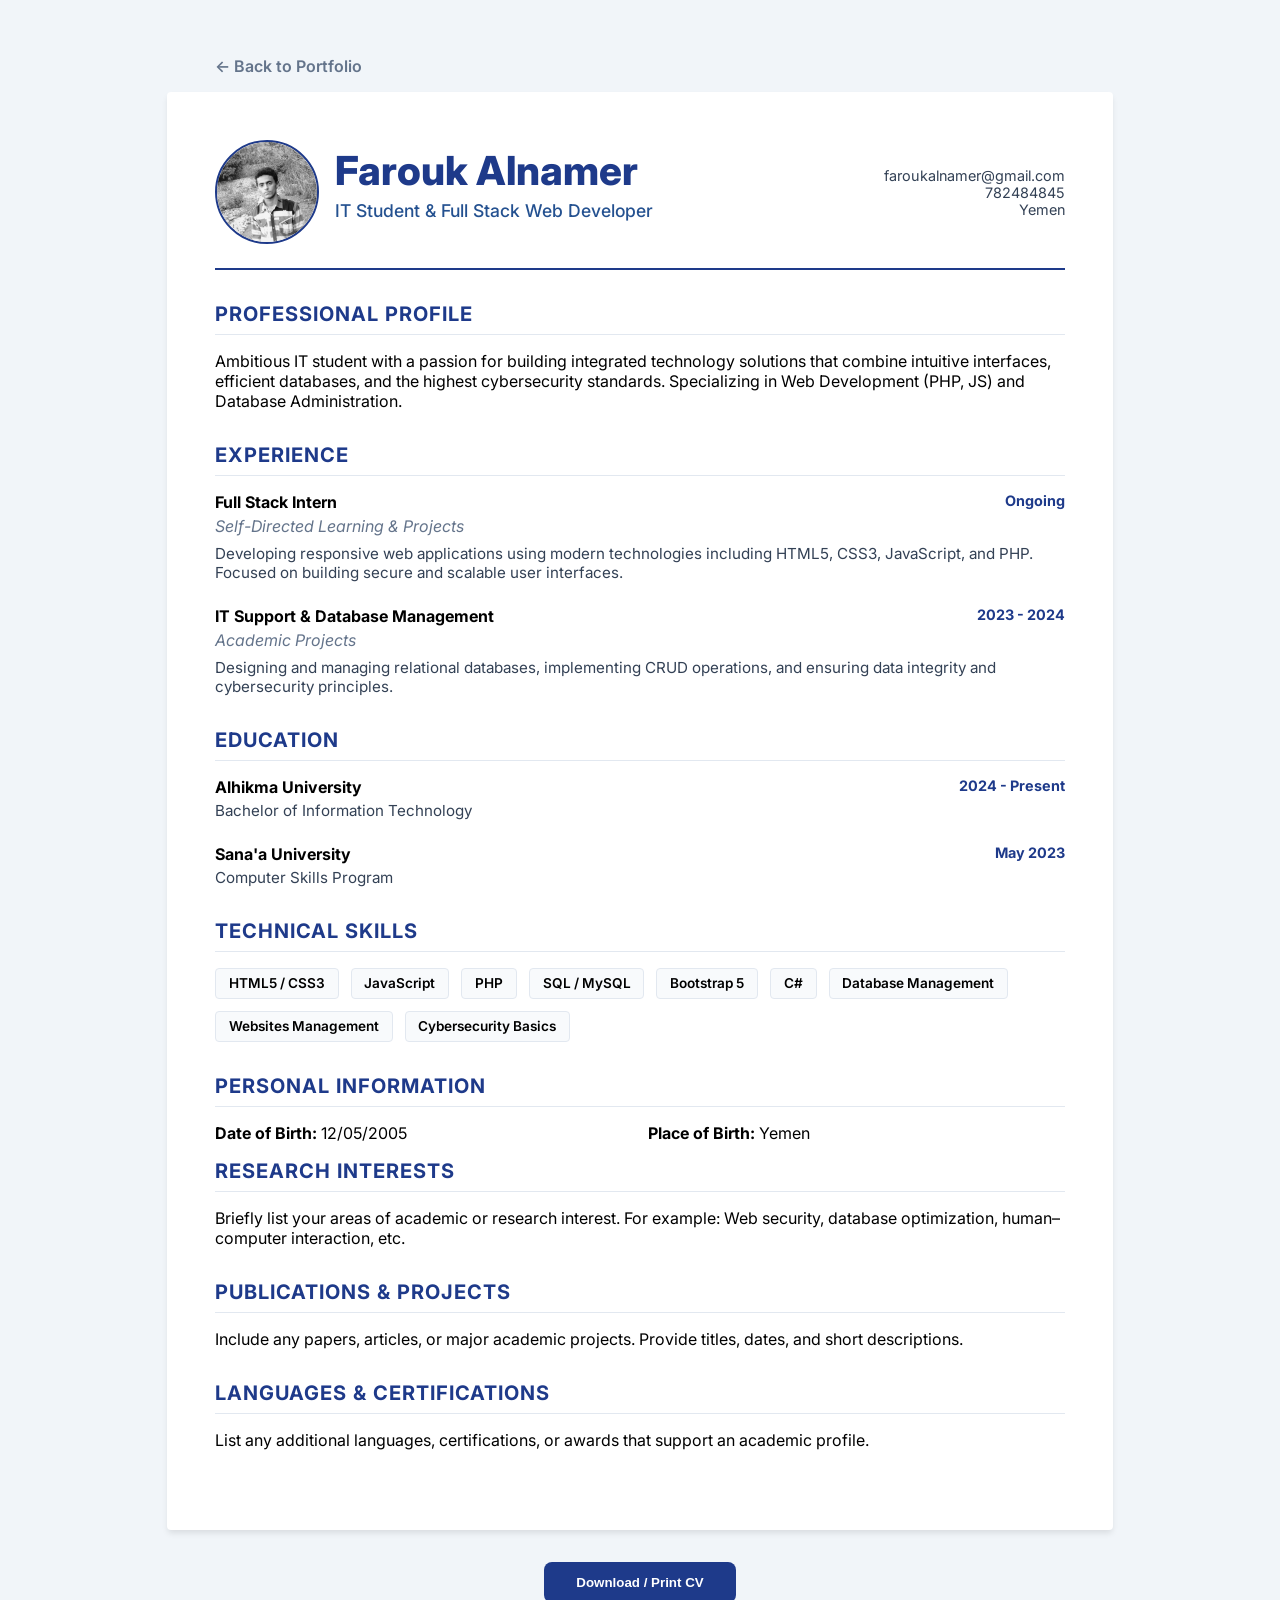
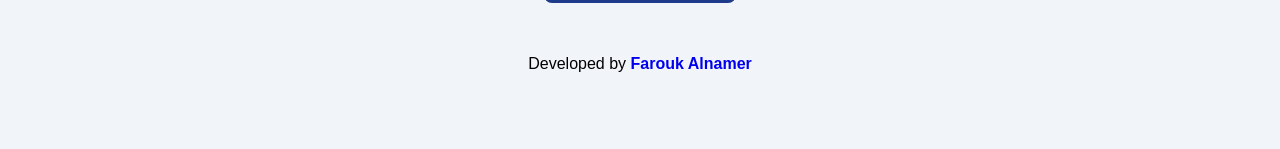
<file: cv.html>
<!DOCTYPE html>
<html lang="en">

<head>
    <meta charset="UTF-8">
    <meta name="viewport" content="width=device-width, initial-scale=1.0">
    <title>CV | Farouk Alnamer</title>
    <link href="https://fonts.googleapis.com/css2?family=Inter:wght@400;500;600;700;800&display=swap" rel="stylesheet">
    <link rel="stylesheet" href="css/cv.css">
</head>

<body class="cv-page">
    <div style="max-width: 850px; margin: 0 auto; margin-bottom: 1rem;">
        <a href="index.html" style="text-decoration: none; color: #64748b; font-weight: 600;">← Back to Portfolio</a>
    </div>

    <div class="cv-container">
        <div class="cv-header">
            <div class="cv-header-left">
                <!-- replace src with your own professional headshot image -->
                <img src="img/profile.jpg" alt="Profile photo" class="cv-photo" />
                <div>
                    <h1>Farouk Alnamer</h1>
                    <p style="color: #245190; font-weight: 500; font-size: 1.1rem; margin-top: 5px;">IT Student &amp;
                        Full Stack
                        Web Developer</p>
                </div>
            </div>
            <div class="cv-contact">
                <div>faroukalnamer@gmail.com</div>
                <div>782484845</div>
                <div>Yemen</div>
            </div>
        </div>

        <div class="cv-section">
            <h2>Professional Profile</h2>
            <p>Ambitious IT student with a passion for building integrated technology solutions that combine intuitive
                interfaces, efficient databases, and the highest cybersecurity standards. Specializing in Web
                Development (PHP, JS) and Database Administration.</p>
        </div>

        <div class="cv-section">
            <h2>Experience</h2>
            <div class="cv-item">
                <div class="cv-item-header">
                    <span>Full Stack Intern</span>
                    <span class="cv-date">Ongoing</span>
                </div>
                <div style="font-style: italic; margin-bottom: 0.5rem; color: #64748b;">Self-Directed Learning &
                    Projects</div>
                <p>Developing responsive web applications using modern technologies including HTML5, CSS3, JavaScript,
                    and PHP. Focused on building secure and scalable user interfaces.</p>
            </div>
            <div class="cv-item">
                <div class="cv-item-header">
                    <span>IT Support & Database Management</span>
                    <span class="cv-date">2023 - 2024</span>
                </div>
                <div style="font-style: italic; margin-bottom: 0.5rem; color: #64748b;">Academic Projects</div>
                <p>Designing and managing relational databases, implementing CRUD operations, and ensuring data
                    integrity and cybersecurity principles.</p>
            </div>
        </div>

        <div class="cv-section">
            <h2>Education</h2>
            <div class="cv-item">
                <div class="cv-item-header">
                    <span>Alhikma University</span>
                    <span class="cv-date">2024 - Present</span>
                </div>
                <p>Bachelor of Information Technology</p>
            </div>
            <div class="cv-item">
                <div class="cv-item-header">
                    <span>Sana'a University</span>
                    <span class="cv-date">May 2023</span>
                </div>
                <p>Computer Skills Program</p>
            </div>
        </div>

        <div class="cv-section">
            <h2>Technical Skills</h2>
            <div class="cv-skills">
                <span class="cv-skill-tag">HTML5 / CSS3</span>
                <span class="cv-skill-tag">JavaScript</span>
                <span class="cv-skill-tag">PHP</span>
                <span class="cv-skill-tag">SQL / MySQL</span>
                <span class="cv-skill-tag">Bootstrap 5</span>
                <span class="cv-skill-tag">C# </span>
                <span class="cv-skill-tag">Database Management</span>
                <span class="cv-skill-tag">Websites Management</span>
                <span class="cv-skill-tag">Cybersecurity Basics</span>

            </div>
        </div>

        <div class="cv-section" style="margin-bottom: 0;">
            <h2>Personal Information</h2>
            <div style="display: grid; grid-template-columns: 1fr 1fr; gap: 1rem;">
                <div><strong>Date of Birth:</strong> 12/05/2005</div>
                <div><strong>Place of Birth:</strong> Yemen</div>
            </div>
        </div>

        <!-- optional academic sections -->
        <div class="cv-section">
            <h2>Research Interests</h2>
            <p>Briefly list your areas of academic or research interest. For example: Web security, database
                optimization, human–computer interaction, etc.</p>
        </div>

        <div class="cv-section">
            <h2>Publications &amp; Projects</h2>
            <p>Include any papers, articles, or major academic projects. Provide titles, dates, and short
                descriptions.</p>
        </div>

        <div class="cv-section">
            <h2>Languages &amp; Certifications</h2>
            <p>List any additional languages, certifications, or awards that support an academic profile.</p>
        </div>
    </div>

    <div style="max-width: 850px; margin: 2rem auto; text-align: center;">
        <button onclick="window.print()"
            style="padding: 0.8rem 2rem; background: #1e3a8a; color: white; border: none; border-radius: 8px; cursor: pointer; font-weight: 600;">Download
            / Print CV</button>
    </div>
    <div style="text-align: center; padding: 20px; font-family: sans-serif; margin-top: 20px; direction: ltr;">
        Developed by <a href="https://farouk-alnamer.vercel.app/" target="_blank"
            style="text-decoration: none; font-weight: bold;">Farouk Alnamer</a>
    </div>
</body>

</html>
</file>
<file: css/cv.css>
:root {
    --cv-primary: #1e3a8a;
    --cv-text: #334155;
    --cv-bg: #ffffff;
    --cv-border: #e2e8f0;
}

body.cv-page {
    background: #f1f5f9;
    padding: 3rem 1rem;
    font-family: 'Inter', sans-serif;
}

.cv-container {
    background: white;
    max-width: 850px;
    margin: 0 auto;
    padding: 3rem;
    box-shadow: 0 4px 6px -1px rgba(0, 0, 0, 0.1);
    border-radius: 4px;
}

.cv-header {
    border-bottom: 2px solid var(--cv-primary);
    padding-bottom: 1.5rem;
    margin-bottom: 2rem;
    display: flex;
    justify-content: space-between;
    align-items: center;
}

.cv-header-left {
    display: flex;
    align-items: center;
    gap: 1rem;
}

.cv-photo {
    width: 100px;
    height: 100px;
    object-fit: cover;
    border-radius: 50%;
    border: 2px solid var(--cv-primary);
}

.cv-header h1 {
    font-size: 2.5rem;
    color: var(--cv-primary);
    font-weight: 800;
    margin: 0;
}

.cv-contact {
    text-align: right;
    font-size: 0.9rem;
    color: var(--cv-text);
}

.cv-section {
    margin-bottom: 2rem;
}

.cv-section h2 {
    font-size: 1.25rem;
    text-transform: uppercase;
    letter-spacing: 1px;
    color: var(--cv-primary);
    border-bottom: 1px solid var(--cv-border);
    padding-bottom: 0.5rem;
    margin-bottom: 1rem;
}

.cv-item {
    margin-bottom: 1.5rem;
}

.cv-item-header {
    display: flex;
    justify-content: space-between;
    font-weight: 700;
    margin-bottom: 0.25rem;
}

.cv-date {
    color: var(--cv-primary);
    font-size: 0.9rem;
}

.cv-item p {
    color: var(--cv-text);
    font-size: 0.95rem;
    margin: 0;
}

.cv-skills {
    display: flex;
    flex-wrap: wrap;
    gap: 0.75rem;
}

.cv-skill-tag {
    background: #f8fafc;
    border: 1px solid var(--cv-border);
    padding: 0.4rem 0.8rem;
    border-radius: 4px;
    font-size: 0.85rem;
    font-weight: 600;
}

@media print {
    body.cv-page {
        padding: 0;
        background: white;
    }

    .cv-container {
        box-shadow: none;
        padding: 0;
        width: 100%;
    }
}
</file>
